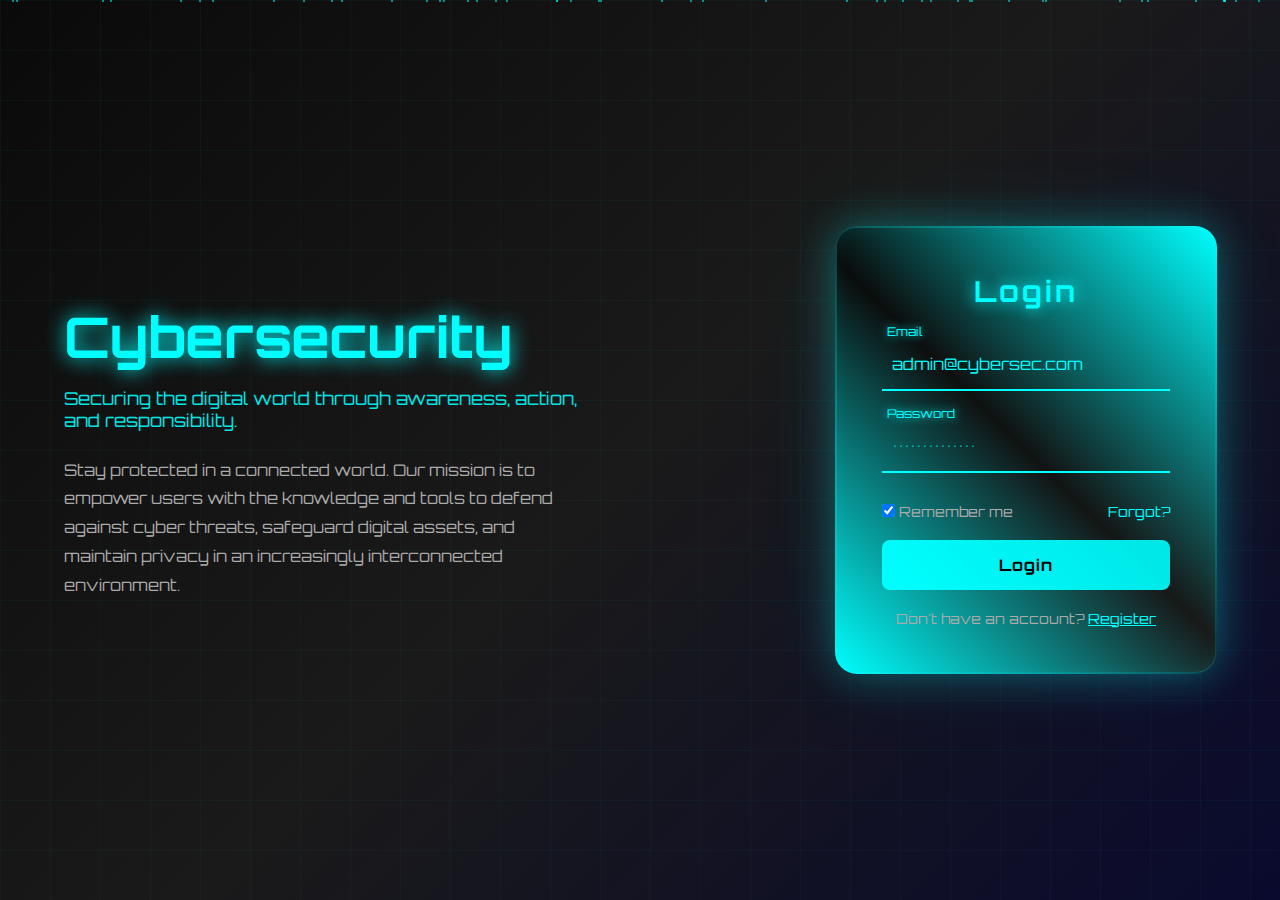
<file: index.html>
<!DOCTYPE html>
<html lang="en">
  <head>
    <meta charset="UTF-8" />
    <meta name="viewport" content="width=device-width, initial-scale=1.0" />
    <title>Cybersecurity Login</title>
    <style>
      @import url("https://fonts.googleapis.com/css2?family=Orbitron:wght@400;500;700&display=swap");

      * {
        margin: 0;
        padding: 0;
        box-sizing: border-box;
      }

      body {
        font-family: "Orbitron", sans-serif;
        background: linear-gradient(135deg, #0a0a0a, #1a1a1a, #0a0a2e);
        color: #0ff;
        height: 100vh;
        display: flex;
        justify-content: space-between;
        align-items: center;
        padding: 0 5%;
        overflow: hidden;
        position: relative;
      }

      /* Animated background particles */
      .particles {
        position: absolute;
        top: 0;
        left: 0;
        width: 100%;
        height: 100%;
        pointer-events: none;
        z-index: 1;
      }

      .particle {
        position: absolute;
        width: 2px;
        height: 2px;
        background: #0ff;
        border-radius: 50%;
        animation: float-particle 8s infinite linear;
        opacity: 0.7;
      }

      @keyframes float-particle {
        0% {
          transform: translateY(100vh) rotate(0deg);
          opacity: 0;
        }
        10% {
          opacity: 0.7;
        }
        90% {
          opacity: 0.7;
        }
        100% {
          transform: translateY(-10px) rotate(360deg);
          opacity: 0;
        }
      }

      /* Grid background */
      body::before {
        content: "";
        position: absolute;
        top: 0;
        left: 0;
        width: 100%;
        height: 100%;
        background-image: linear-gradient(
            rgba(0, 255, 255, 0.03) 1px,
            transparent 1px
          ),
          linear-gradient(90deg, rgba(0, 255, 255, 0.03) 1px, transparent 1px);
        background-size: 50px 50px;
        animation: grid-move 20s linear infinite;
        z-index: 1;
      }

      @keyframes grid-move {
        0% {
          transform: translate(0, 0);
        }
        100% {
          transform: translate(50px, 50px);
        }
      }

      .left-content {
        max-width: 45%;
        animation: slideInLeft 1.5s ease-out;
        z-index: 2;
        position: relative;
      }

      .left-content h1 {
        font-size: 3.5em;
        color: #0ff;
        margin-bottom: 15px;
        text-shadow: 0 0 20px #0ff;
        animation: pulse-glow 3s ease-in-out infinite;
        font-weight: 700;
      }

      @keyframes pulse-glow {
        0%,
        100% {
          text-shadow: 0 0 20px #0ff, 0 0 40px #0ff;
          transform: scale(1);
        }
        50% {
          text-shadow: 0 0 30px #0ff, 0 0 60px #0ff, 0 0 80px #0ff;
          transform: scale(1.02);
        }
      }

      .left-content h3 {
        color: #00e6e6;
        margin-bottom: 25px;
        font-weight: 400;
        font-size: 1.1em;
        animation: fadeInUp 2s ease 0.5s both;
      }

      .left-content p {
        color: #aaa;
        line-height: 1.8;
        font-size: 16px;
        animation: fadeInUp 2s ease 1s both;
      }

      .container {
        background: linear-gradient(145deg, #0a0a0a, #1a1a1a);
        padding: 45px;
        border-radius: 20px;
        box-shadow: 0 0 40px rgba(0, 255, 255, 0.3),
          0 0 80px rgba(0, 255, 255, 0.1),
          inset 0 0 20px rgba(0, 255, 255, 0.05);
        animation: slideInRight 1.5s ease-out,
          hover-float 6s ease-in-out infinite 2s;
        width: 380px;
        position: relative;
        z-index: 2;
        border: 1px solid rgba(0, 255, 255, 0.2);
      }

      .container::before {
        content: "";
        position: absolute;
        top: -2px;
        left: -2px;
        right: -2px;
        bottom: -2px;
        background: linear-gradient(45deg, #0ff, transparent, #0ff);
        border-radius: 22px;
        z-index: -1;
        animation: border-glow 4s ease-in-out infinite;
      }

      @keyframes border-glow {
        0%,
        100% {
          opacity: 0.3;
        }
        50% {
          opacity: 0.8;
        }
      }

      @keyframes hover-float {
        0%,
        100% {
          transform: translateY(0px) rotateX(0deg);
        }
        25% {
          transform: translateY(-8px) rotateX(2deg);
        }
        75% {
          transform: translateY(-12px) rotateX(-1deg);
        }
      }

      @keyframes slideInLeft {
        from {
          opacity: 0;
          transform: translateX(-100px);
        }
        to {
          opacity: 1;
          transform: translateX(0);
        }
      }

      @keyframes slideInRight {
        from {
          opacity: 0;
          transform: translateX(100px) rotateY(15deg);
        }
        to {
          opacity: 1;
          transform: translateX(0) rotateY(0deg);
        }
      }

      @keyframes fadeInUp {
        from {
          opacity: 0;
          transform: translateY(30px);
        }
        to {
          opacity: 1;
          transform: translateY(0);
        }
      }

      .form-box h2 {
        text-align: center;
        margin-bottom: 30px;
        color: #0ff;
        letter-spacing: 3px;
        font-size: 1.8em;
        text-shadow: 0 0 15px #0ff;
        animation: title-glow 2s ease-in-out infinite alternate;
      }

      @keyframes title-glow {
        from {
          text-shadow: 0 0 15px #0ff;
        }
        to {
          text-shadow: 0 0 25px #0ff, 0 0 35px #0ff;
        }
      }

      .input-group {
        position: relative;
        margin-bottom: 30px;
      }

      .input-group input {
        width: 100%;
        padding: 15px 10px;
        background: transparent;
        border: none;
        border-bottom: 2px solid #0ff;
        color: #0ff;
        font-size: 16px;
        outline: none;
        transition: all 0.4s ease;
        font-family: "Orbitron", sans-serif;
      }

      .input-group input:focus {
        border-bottom: 2px solid #00ffff;
        box-shadow: 0 2px 10px rgba(0, 255, 255, 0.3);
        transform: scale(1.02);
      }

      .input-group label {
        position: absolute;
        top: 15px;
        left: 10px;
        pointer-events: none;
        transition: all 0.4s cubic-bezier(0.25, 0.8, 0.25, 1);
        color: #888;
        font-size: 14px;
      }

      .input-group input:focus ~ label,
      .input-group input:valid ~ label {
        top: -15px;
        left: 0;
        font-size: 12px;
        color: #0ff;
        text-shadow: 0 0 10px #0ff;
        transform: translateX(5px);
      }

      .input-group::after {
        content: "";
        position: absolute;
        bottom: 0;
        left: 50%;
        width: 0;
        height: 2px;
        background: linear-gradient(90deg, transparent, #0ff, transparent);
        transition: all 0.4s ease;
        transform: translateX(-50%);
      }

      .input-group input:focus + label + ::after,
      .input-group input:focus ~ ::after {
        width: 100%;
      }

      .extra {
        display: flex;
        justify-content: space-between;
        font-size: 14px;
        color: #aaa;
        margin-bottom: 20px;
        animation: fadeInUp 1.5s ease 1.5s both;
      }

      .extra a {
        color: #0ff;
        text-decoration: none;
        transition: all 0.3s ease;
        position: relative;
      }

      .extra a:hover {
        color: #00ffff;
        text-shadow: 0 0 8px #0ff;
        transform: translateY(-2px);
      }

      .btn {
        width: 100%;
        padding: 15px;
        background: linear-gradient(45deg, #0ff, #00e6e6);
        border: none;
        border-radius: 8px;
        color: #000;
        font-weight: 700;
        cursor: pointer;
        transition: all 0.4s ease;
        font-family: "Orbitron", sans-serif;
        font-size: 16px;
        letter-spacing: 1px;
        position: relative;
        overflow: hidden;
        animation: fadeInUp 1.5s ease 1.8s both;
      }

      .btn::before {
        content: "";
        position: absolute;
        top: 0;
        left: -100%;
        width: 100%;
        height: 100%;
        background: linear-gradient(
          90deg,
          transparent,
          rgba(255, 255, 255, 0.3),
          transparent
        );
        transition: left 0.6s ease;
      }

      .btn:hover::before {
        left: 100%;
      }

      .btn:hover {
        background: linear-gradient(45deg, #00ffff, #0ff);
        box-shadow: 0 0 20px rgba(0, 255, 255, 0.5);
        transform: translateY(-3px) scale(1.02);
      }

      .btn:active {
        transform: translateY(-1px) scale(0.98);
      }

      .toggle-text {
        text-align: center;
        margin-top: 20px;
        color: #aaa;
        font-size: 14px;
        animation: fadeInUp 1.5s ease 2s both;
      }

      .toggle-text a {
        color: #0ff;
        cursor: pointer;
        text-decoration: underline;
        transition: all 0.3s ease;
        position: relative;
      }

      .toggle-text a:hover {
        color: #00ffff;
        text-shadow: 0 0 8px #0ff;
      }

      /* Form transition animations */
      .form-transition {
        animation: formSlide 0.6s ease-in-out;
      }

      @keyframes formSlide {
        0% {
          opacity: 1;
          transform: translateX(0);
        }
        50% {
          opacity: 0;
          transform: translateX(-30px);
        }
        100% {
          opacity: 1;
          transform: translateX(0);
        }
      }

      @media (max-width: 768px) {
        body {
          flex-direction: column;
          padding: 30px 20px;
          justify-content: center;
        }

        .left-content {
          max-width: 100%;
          text-align: center;
          margin-bottom: 30px;
        }

        .left-content h1 {
          font-size: 2.5em;
        }

        .container {
          width: 100%;
          max-width: 400px;
          padding: 35px;
        }

        .particles {
          opacity: 0.3;
        }
      }
    </style>
  </head>
  <body>
    <!-- Animated particles -->
    <div class="particles" id="particles"></div>

    <div class="left-content">
      <h1>Cybersecurity</h1>
      <h3>
        Securing the digital world through awareness, action, and
        responsibility.
      </h3>
      <p>
        Stay protected in a connected world. Our mission is to empower users
        with the knowledge and tools to defend against cyber threats, safeguard
        digital assets, and maintain privacy in an increasingly interconnected
        environment.
      </p>
    </div>

    <div class="container">
      <div class="form-box">
        <h2 id="form-title">Login</h2>
        <form id="auth-form">
          <div class="input-group">
            <input type="email" value="admin@cybersec.com" required />
            <label>Email</label>
          </div>
          <div class="input-group">
            <input type="password" value="SecurePass123!" required />
            <label>Password</label>
          </div>
          <div class="extra">
            <label><input type="checkbox" checked /> Remember me</label>
            <a href="#">Forgot?</a>
          </div>
          <button type="submit" class="btn">Login</button>
          <p class="toggle-text">
            Don't have an account? <a onclick="toggleForm()">Register</a>
          </p>
        </form>
      </div>
    </div>

    <script>
      // Create animated particles
      function createParticles() {
        const particlesContainer = document.getElementById("particles");
        const particleCount = 50;

        for (let i = 0; i < particleCount; i++) {
          const particle = document.createElement("div");
          particle.className = "particle";
          particle.style.left = Math.random() * 100 + "%";
          particle.style.animationDelay = Math.random() * 8 + "s";
          particle.style.animationDuration = Math.random() * 10 + 8 + "s";
          particlesContainer.appendChild(particle);
        }
      }

      function toggleForm() {
        const title = document.getElementById("form-title");
        const form = document.getElementById("auth-form");
        const container = document.querySelector(".container");

        // Add transition animation
        container.classList.add("form-transition");

        setTimeout(() => {
          if (title.textContent === "Login") {
            title.textContent = "Register";
            form.innerHTML = `
          <div class="input-group">
            <input type="text" value="newuser" required />
            <label>Username</label>
          </div>
          <div class="input-group">
            <input type="email" value="user@example.com" required />
            <label>Email</label>
          </div>
          <div class="input-group">
            <input type="password" value="NewPass123!" required />
            <label>Password</label>
          </div>
          <div class="input-group">
            <input type="password" required />
            <label>Confirm Password</label>
          </div>
          <button type="submit" class="btn">Register</button>
          <p class="toggle-text">Already have an account? <a onclick="toggleForm()">Login</a></p>
        `;
          } else {
            title.textContent = "Login";
            form.innerHTML = `
          <div class="input-group">
            <input type="email" value="admin@cybersec.com" required />
            <label>Email</label>
          </div>
          <div class="input-group">
            <input type="password" value="SecurePass123!" required />
            <label>Password</label>
          </div>
          <div class="extra">
            <label><input type="checkbox" checked> Remember me</label>
            <a href="#">Forgot?</a>
          </div>
          <button type="submit" class="btn">Register</button>
          <p class="toggle-text">Don't have an account? <a onclick="toggleForm()">Register</a></p>
        `;
          }

          // Re-attach form submission logic
          attachFormListener();
          container.classList.remove("form-transition");
        }, 300);
      }

      function attachFormListener() {
        const form = document.getElementById("auth-form");
        form.addEventListener("submit", function (e) {
          e.preventDefault();

          const emailInput = form.querySelector('input[type="email"]');
          const email = emailInput.value.trim();

          // Add loading animation to button
          const btn = form.querySelector(".btn");
          const originalText = btn.textContent;
          btn.textContent = "Authenticating...";
          btn.style.background = "linear-gradient(45deg, #888, #666)";

          setTimeout(() => {
            if (email.includes("@")) {
              // Success animation
              btn.textContent = "✓ Success!";
              btn.style.background = "linear-gradient(45deg, #0f0, #0a0)";

              setTimeout(() => {
                window.location.href = "index1.html";
              }, 1000);
            } else {
              // Error animation
              btn.textContent = "✗ Invalid Email";
              btn.style.background = "linear-gradient(45deg, #f00, #a00)";

              setTimeout(() => {
                btn.textContent = originalText;
                btn.style.background = "linear-gradient(45deg, #0ff, #00e6e6)";
                alert(
                  'Invalid email. Please include "@" in the email address.'
                );
              }, 1500);
            }
          }, 1500);
        });
      }

      // Initialize on page load
      document.addEventListener("DOMContentLoaded", () => {
        createParticles();
        attachFormListener();

        // Add subtle mouse movement effects
        document.addEventListener("mousemove", (e) => {
          const container = document.querySelector(".container");
          const rect = container.getBoundingClientRect();
          const centerX = rect.left + rect.width / 2;
          const centerY = rect.top + rect.height / 2;

          const deltaX = (e.clientX - centerX) / 50;
          const deltaY = (e.clientY - centerY) / 50;

          container.style.transform = `perspective(1000px) rotateY(${deltaX}deg) rotateX(${-deltaY}deg)`;
        });
      });
    </script>
  </body>
</html>
</file>
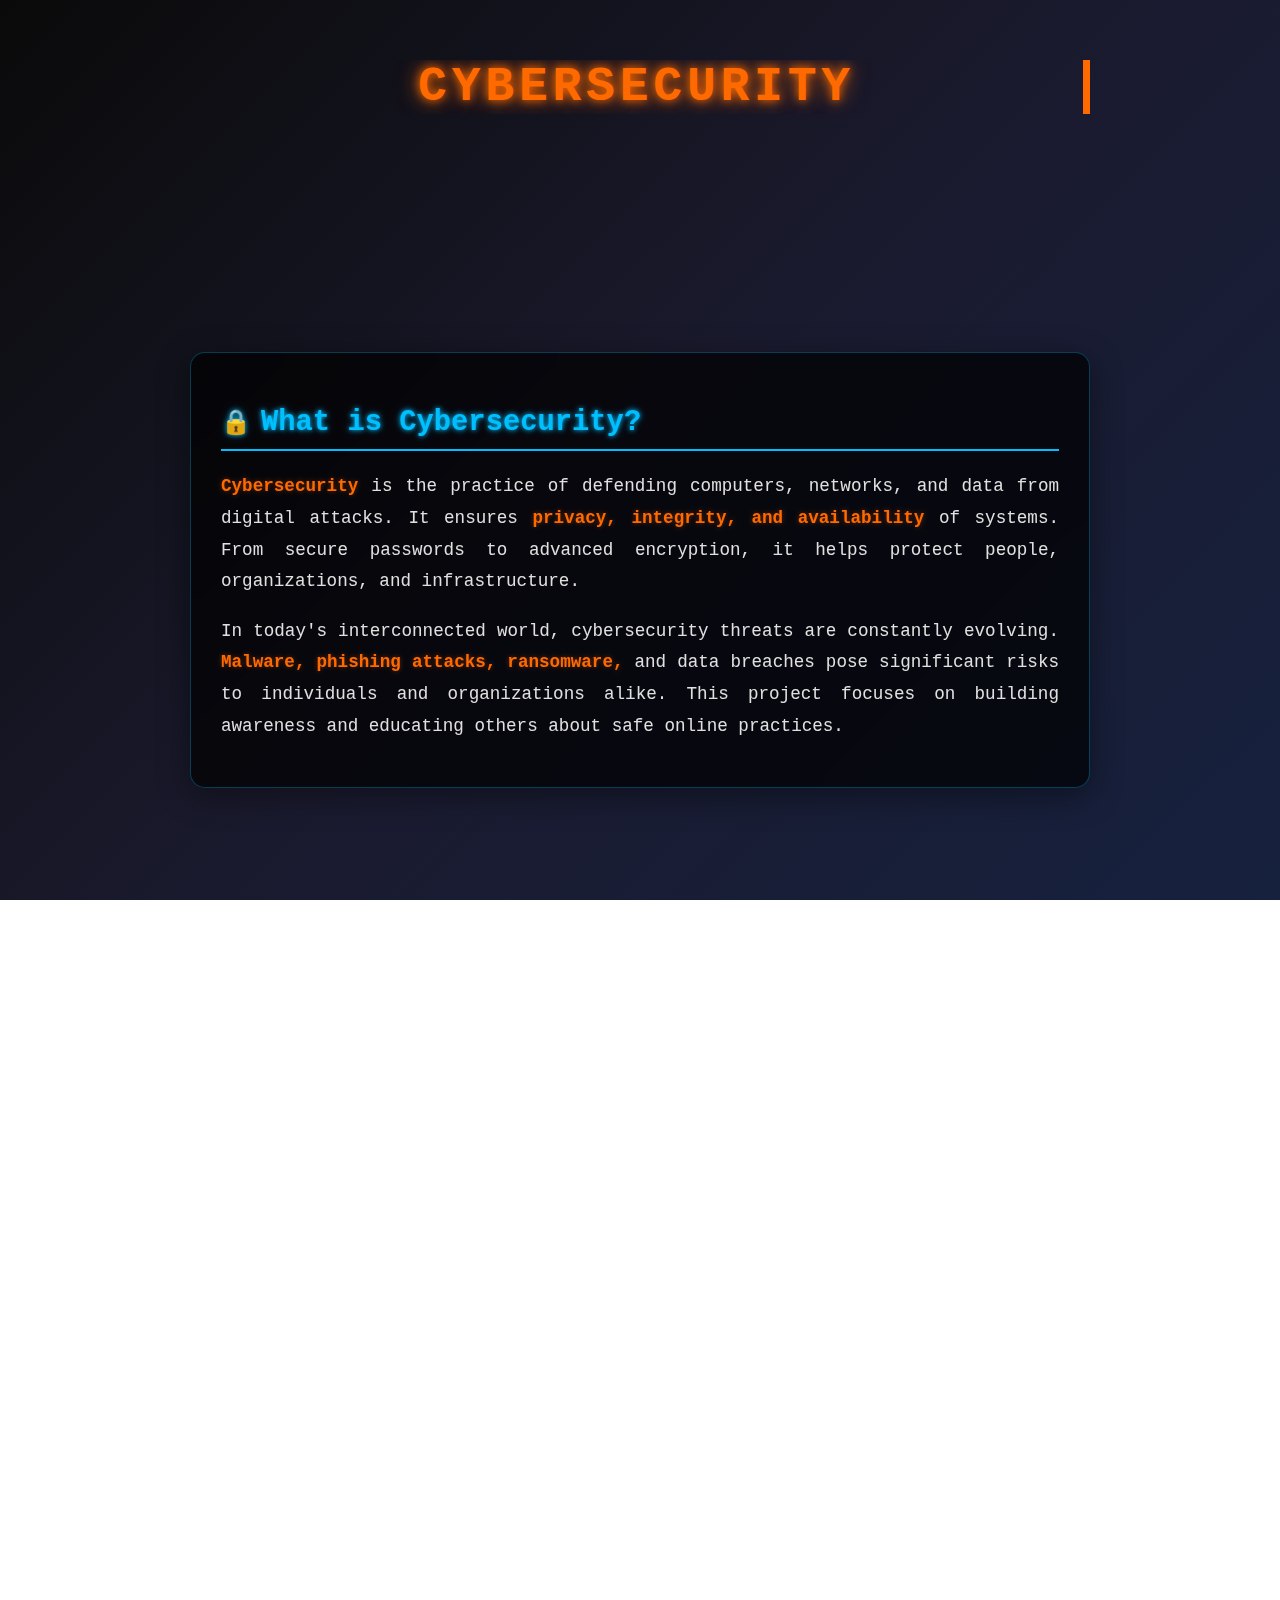
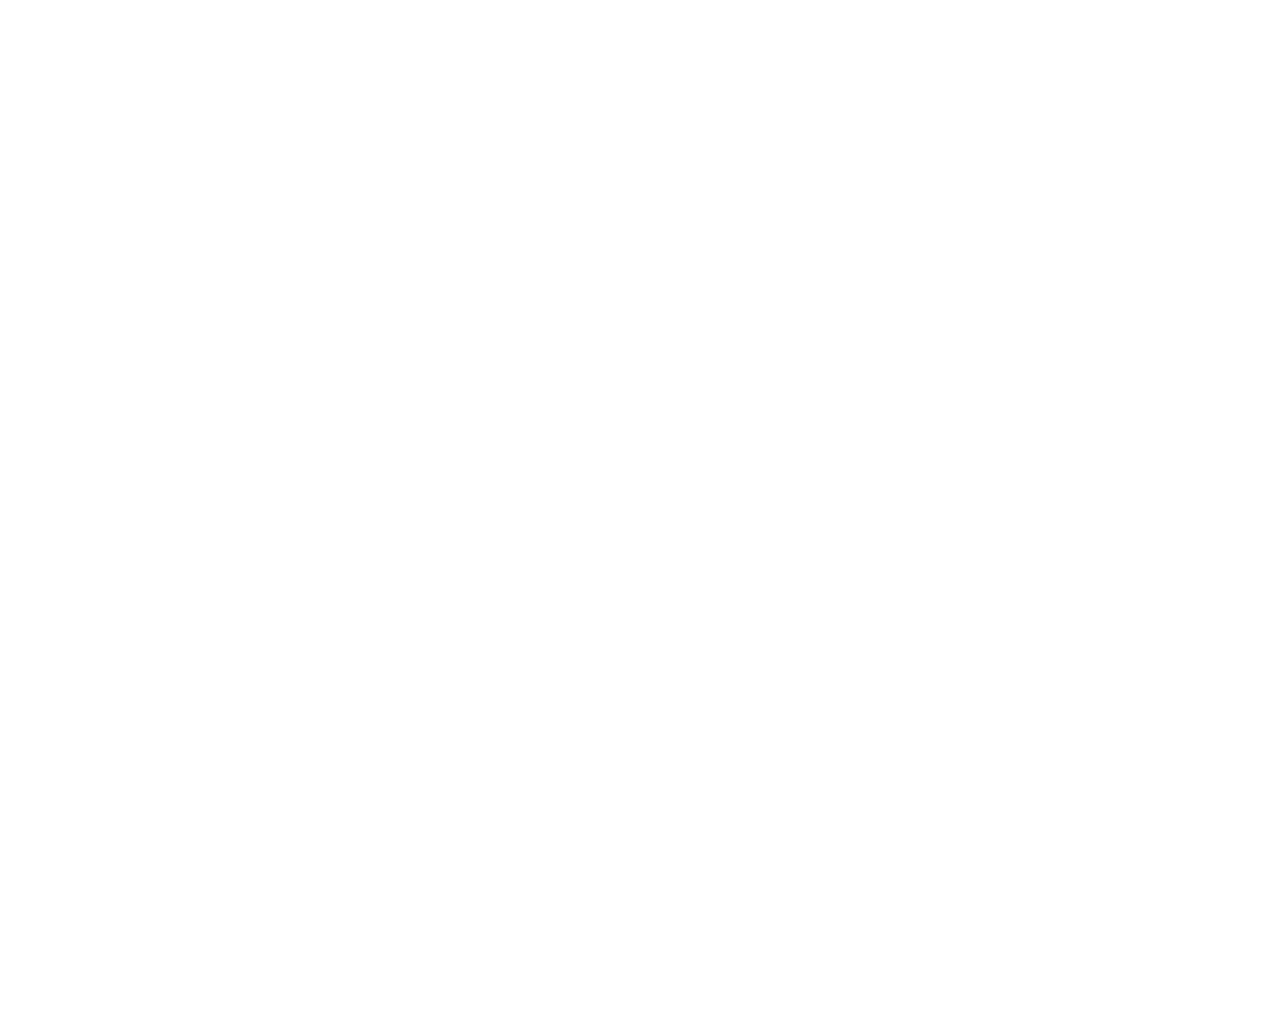
<file: index1.html>
<!DOCTYPE html>
<html lang="en">
  <head>
    <meta charset="UTF-8" />
    <meta name="viewport" content="width=device-width, initial-scale=1.0" />
    <title>Cybersecurity - InfoSpark Data Guardians</title>
    <link rel="stylesheet" href="style.css" />
  </head>
  <body>
    <canvas id="codeCanvas"></canvas>
    <div class="floating-elements">
      <div class="code-snippet" data-delay="0">
        <span class="keyword">function</span>
        <span class="function">encrypt</span>(<span class="parameter">data</span
        >) { <span class="keyword">return</span>
        <span class="function">hash</span>(<span class="parameter">data</span>);
        }
      </div>
      <div><img src="logo.png" /></div>
      <div class="code-snippet" data-delay="2">
        <span class="keyword">const</span>
        <span class="variable">firewall</span> =
        <span class="keyword">new</span>
        <span class="function">Security</span>();
      </div>
      <div class="code-snippet" data-delay="4">
        <span class="keyword">if</span> (<span class="variable">password</span
        >.<span class="function">length</span> < <span class="number">8</span>)
        { <span class="function">alert</span>('<span class="string"
          >Weak password!</span
        >'); }
      </div>
      <div class="code-snippet" data-delay="6">
        <span class="variable">user</span>.<span class="function"
          >authenticate</span
        >(<span class="string">'2FA'</span>);
      </div>
      <div class="code-snippet" data-delay="8">
        <span class="keyword">try</span> {
        <span class="function">validateInput</span>(<span class="variable"
          >userdata</span
        >); } <span class="keyword">catch</span>(<span class="parameter">e</span
        >) { <span class="function">logSecurityEvent</span>(<span
          class="parameter"
          >e</span
        >); }
      </div>
    </div>

    <div class="container">
      <h1 class="typewriter">CYBERSECURITY</h1>
      <p class="subtitle">
        Securing the digital world through awareness, action, and
        responsibility.
      </p>
      <div class="btn-container">
        <a href="#about" class="btn">Learn More</a>
        <a href="#team" class="btn">Our Team</a>
        <a href="#tips" class="btn">Security Tips</a>
      </div>

      <section id="about">
        <h2>What is Cybersecurity?</h2>
        <p>
          <span class="highlight">Cybersecurity</span> is the practice of
          defending computers, networks, and data from digital attacks. It
          ensures
          <span class="highlight">privacy, integrity, and availability</span> of
          systems. From secure passwords to advanced encryption, it helps
          protect people, organizations, and infrastructure.
        </p>
        <p>
          In today's interconnected world, cybersecurity threats are constantly
          evolving.
          <span class="highlight">Malware, phishing attacks, ransomware,</span>
          and data breaches pose significant risks to individuals and
          organizations alike. This project focuses on building awareness and
          educating others about safe online practices.
        </p>
      </section>
      <section id="tips">
        <h2>Essential Security Tips</h2>
        <div class="security-tips">
          <div class="tip-card">
            <h3>🔐 Strong Passwords</h3>
            <p>
              Use unique, complex passwords with a mix of letters, numbers, and
              symbols.
            </p>
          </div>
          <div class="tip-card">
            <h3>🔄 Regular Updates</h3>
            <p>Keep your software and antivirus updated.</p>
          </div>
          <div class="tip-card">
            <h3>📧 Email Safety</h3>
            <p>Verify sender identity before clicking attachments or links.</p>
          </div>
          <div class="tip-card">
            <h3>🌐 Safe Browsing</h3>
            <p>Only visit trusted websites and look for HTTPS.</p>
          </div>
          <div class="tip-card">
            <h3>🧯 Data Backups</h3>
            <p>
              Regularly back up your important data to external drives or cloud
              storage.
            </p>
          </div>
          <div class="tip-card">
            <h3>🛰️ Use a VPN</h3>
            <p>
              Protect your online activity and identity by using a reliable
              Virtual Private Network, especially on public Wi-Fi.
            </p>
          </div>
        </div>

        <!-- Learn More Button -->
        <div style="text-align: center; margin-top: 20px">
          <a href="loading.html" class="btn">Learn More</a>
        </div>
      </section>

      <section id="team">
        <h2>Team Info</h2>
        <div class="team-member">
          <p>
            <strong class="highlight">Lavanya Gajbhiye</strong> – Class: [8 - K]
          </p>
          <p>Role: Web Designer</p>
        </div>
        <div class="team-member">
          <p><strong class="highlight">Sayan Kundu</strong> – Class: [9 - N]</p>
          <p>Role: Web Developer</p>
        </div>
        <p style="text-align: center; margin-top: 20px">
          <strong>School:</strong>
          <span class="highlight">Bal Bhawan School, Bhopal</span><br />
          <strong>Project:</strong>
          <span class="highlight pulse">InfoSpark – Data Guardians</span>
        </p>
      </section>

      <footer>
        &copy; 2025 InfoSpark – Data Guardians | Protecting Digital Futures
      </footer>
    </div>

    <script src="script.js"></script>
  </body>
</html>
</file>
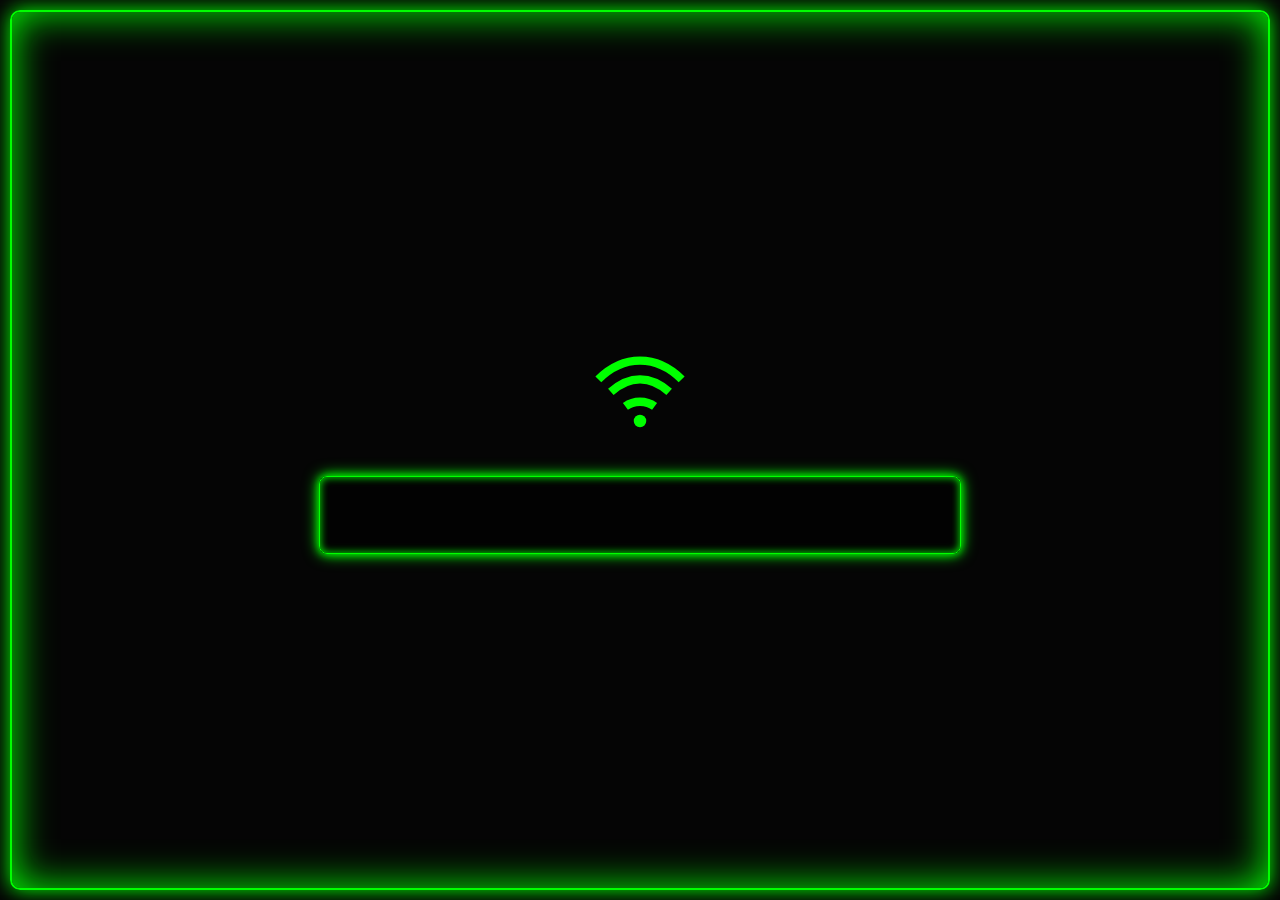
<file: loading.html>
<!DOCTYPE html>
<html lang="en">
  <head>
    <meta charset="UTF-8" />
    <title>Establishing Secure Connection...</title>
    <style>
      body {
        margin: 0;
        background: #000;
        font-family: "Courier New", monospace;
        color: #00ff00;
        overflow: hidden;
      }

      .glitch-bg {
        position: fixed;
        top: 0;
        left: 0;
        width: 100vw;
        height: 100vh;
        background: repeating-linear-gradient(
          0deg,
          #000,
          #000 2px,
          #0a0a0a 2px,
          #0a0a0a 4px
        );
        animation: glitch 0.3s infinite;
        z-index: 0;
      }

      @keyframes glitch {
        0% {
          background-position: 0 0;
        }
        100% {
          background-position: 0 4px;
        }
      }

      body::before {
        content: "";
        position: fixed;
        top: 10px;
        left: 10px;
        right: 10px;
        bottom: 10px;
        border: 2px solid #00ff00;
        box-shadow: 0 0 20px #00ff00, 0 0 40px #00ff00 inset;
        pointer-events: none;
        z-index: 2;
        border-radius: 10px;
        animation: borderPulse 2s infinite alternate;
      }

      @keyframes borderPulse {
        0% {
          box-shadow: 0 0 10px #00ff00, 0 0 30px #00ff00 inset;
        }
        100% {
          box-shadow: 0 0 20px #00ff00, 0 0 40px #00ff00 inset;
        }
      }

      .overlay {
        position: relative;
        z-index: 1;
        display: flex;
        flex-direction: column;
        align-items: center;
        justify-content: center;
        height: 100vh;
        backdrop-filter: blur(4px);
      }

      .wifi-logo {
        width: 100px;
        height: 100px;
        margin-bottom: 30px;
        animation: pulse 2s infinite;
      }

      @keyframes pulse {
        0%,
        100% {
          transform: scale(1);
          opacity: 0.6;
        }
        50% {
          transform: scale(1.1);
          opacity: 1;
        }
      }

      .terminal {
        font-size: 16px;
        width: 90%;
        max-width: 600px;
        background: rgba(0, 0, 0, 0.6);
        padding: 20px;
        border-radius: 8px;
        border: 1px solid #00ff00;
        box-shadow: 0 0 8px #00ff00, 0 0 16px #00ff00, inset 0 0 8px #00ff00;
      }

      .line {
        opacity: 0;
        animation: reveal 0.3s ease forwards;
        white-space: pre-wrap;
        overflow-wrap: break-word;
      }

      .fade-out {
        animation: fadeOut 1s ease forwards;
      }

      @keyframes reveal {
        from {
          opacity: 0;
          transform: translateY(5px);
        }
        to {
          opacity: 1;
          transform: translateY(0);
        }
      }

      @keyframes fadeOut {
        to {
          opacity: 0;
          transform: translateX(-30px);
          height: 0;
          margin: 0;
          padding: 0;
        }
      }
    </style>
  </head>
  <body>
    <div class="glitch-bg"></div>

    <div class="overlay">
      <!-- WiFi Logo -->
      <svg class="wifi-logo" viewBox="0 0 24 24" fill="none">
        <path d="M2 8C8 2 16 2 22 8" stroke="#00ff00" stroke-width="2" />
        <path d="M5 11C9.5 7 14.5 7 19 11" stroke="#00ff00" stroke-width="2" />
        <path
          d="M8.5 14.5C10.5 13 13.5 13 15.5 14.5"
          stroke="#00ff00"
          stroke-width="2"
        />
        <circle cx="12" cy="18" r="1.5" fill="#00ff00" />
      </svg>

      <div class="terminal" id="terminal"></div>
    </div>

    <script>
      const lines = [
        "handshake.initiate() => true",
        "firewall.status = PASSED",
        "packet.secure = true",
        "auth.token.validate() => 204",
        "encryption.level = AES256",
        "ssl.certificate = VALID",
        "vpn.tunnel.established()",
        "proxy.ping() = 16ms",
        "connection.status = PROTECTED ✅",
        "Redirecting to secure zone...",
      ];

      const terminal = document.getElementById("terminal");
      let currentLine = 0;

      function playStatic() {
        const ctx = new (window.AudioContext || window.webkitAudioContext)();
        const bufferSize = 4096;
        const noise = ctx.createScriptProcessor(bufferSize, 1, 1);
        noise.onaudioprocess = function (e) {
          const output = e.outputBuffer.getChannelData(0);
          for (let i = 0; i < bufferSize; i++) {
            output[i] = Math.random() * 2 - 1;
          }
        };
        noise.connect(ctx.destination);
        setTimeout(() => {
          noise.disconnect();
          ctx.close();
        }, 120);
      }

      function showNextLine() {
        if (currentLine < lines.length) {
          const line = document.createElement("div");
          line.className = "line";
          line.textContent = lines[currentLine];
          terminal.appendChild(line);

          playStatic(); // glitch beep

          if (currentLine === 5) {
            const firstLine = terminal.children[0];
            firstLine.classList.add("fade-out");
            setTimeout(() => {
              terminal.removeChild(firstLine);
            }, 1000);
          }

          currentLine++;
          setTimeout(showNextLine, 600);
        } else {
          setTimeout(() => {
            window.location.href = "tips_alternative.html";
          }, 1200);
        }
      }

      showNextLine();
    </script>
  </body>
</html>
</file>
<file: style.css>
body, html {
    margin: 0;
    padding: 0;
    height: 100%;
    background: linear-gradient(135deg, #0a0a0a 0%, #1a1a2e 50%, #16213e 100%);
    font-family: 'Courier New', monospace;
    overflow-x: hidden;
    color: white;
    scroll-behavior: smooth;
}

canvas {
    position: fixed;
    top: 0;
    left: 0;
    z-index: -2;
    width: 100vw;
    height: 100vh;
    opacity: 0.6;
}

/* Floating Code Snippets Background */
.floating-elements {
    position: fixed;
    top: 0;
    left: 0;
    width: 100%;
    height: 100%;
    z-index: -1;
    pointer-events: none;
    overflow: hidden;
}

.code-snippet {
    position: absolute;
    font-family: 'Courier New', monospace;
    font-size: 14px;
    opacity: 0;
    animation: floatCode 20s linear infinite;
    white-space: nowrap;
    text-shadow: 0 0 10px currentColor;
}

.code-snippet:nth-child(1) { left: 10%; animation-delay: 0s; }
.code-snippet:nth-child(2) { left: 80%; animation-delay: 4s; }
.code-snippet:nth-child(3) { left: 30%; animation-delay: 8s; }
.code-snippet:nth-child(4) { left: 70%; animation-delay: 12s; }
.code-snippet:nth-child(5) { left: 50%; animation-delay: 16s; }

@keyframes floatCode {
    0% {
        transform: translateY(100vh) rotate(0deg);
        opacity: 0;
    }
    5% {
        opacity: 0.7;
    }
    95% {
        opacity: 0.7;
    }
    100% {
        transform: translateY(-100px) rotate(360deg);
        opacity: 0;
    }
}

/* Syntax Highlighting for Floating Code */
.keyword { color: #ff6b9d; }
.function { color: #4ecdc4; }
.variable { color: #45b7d1; }
.parameter { color: #96ceb4; }
.string { color: #feca57; }
.number { color: #ff9ff3; }

.container {
    z-index: 2;
    position: relative;
    padding: 60px 20px;
    max-width: 900px;
    margin: auto;
    text-align: center;
    min-height: 100vh;
}

h1.typewriter {
    overflow: hidden;
    border-right: .15em solid #ff6a00;
    white-space: nowrap;
    margin: 0 auto;
    letter-spacing: .1em;
    animation: typing 3s steps(30, end), blink .75s step-end infinite;
    color: #ff6a00;
    font-size: clamp(2rem, 5vw, 3rem);
    text-shadow: 0 0 10px #ff6a00, 0 0 20px #ff6a00aa, 0 0 30px #ff6a0044;
}

@keyframes typing {
    from { width: 0 }
    to { width: 100% }
}

@keyframes blink {
    from, to { border-color: transparent }
    50% { border-color: #ff6a00; }
}

.subtitle {
    color: #00bfff;
    font-size: clamp(1rem, 3vw, 1.2rem);
    margin: 20px 0 40px;
    text-shadow: 0 0 8px #00bfff, 0 0 15px #00bfff44;
    opacity: 0;
    animation: fadeIn 2s ease-in-out 3s forwards;
}

@keyframes fadeIn {
    from { opacity: 0; transform: translateY(20px); }
    to { opacity: 1; transform: translateY(0); }
}

.btn-container {
    opacity: 0;
    animation: fadeIn 2s ease-in-out 4s forwards;
    margin-bottom: 60px;
}

.btn {
    display: inline-block;
    background: linear-gradient(45deg, #ff6a00, #ff8533);
    color: white;
    padding: 15px 30px;
    border: none;
    text-decoration: none;
    font-weight: bold;
    margin: 0 10px 10px;
    transition: all 0.3s ease-in-out;
    border-radius: 8px;
    box-shadow: 0 4px 15px rgba(255, 106, 0, 0.3);
    text-transform: uppercase;
    letter-spacing: 1px;
    position: relative;
    overflow: hidden;
    font-family: 'Courier New', monospace;
}

.btn::before {
    content: '';
    position: absolute;
    top: 0;
    left: -100%;
    width: 100%;
    height: 100%;
    background: linear-gradient(90deg, transparent, rgba(255, 255, 255, 0.2), transparent);
    transition: left 0.5s;
}

.btn:hover::before {
    left: 100%;
}

.btn:hover {
    transform: translateY(-3px) scale(1.05);
    box-shadow: 0 8px 25px rgba(255, 106, 0, 0.6);
    text-shadow: 0 0 10px white;
}

section {
    margin-top: 80px;
    text-align: left;
    padding: 30px;
    background: rgba(0, 0, 0, 0.7);
    border-radius: 15px;
    border: 1px solid rgba(0, 191, 255, 0.3);
    backdrop-filter: blur(15px);
    box-shadow: 0 8px 32px rgba(0, 0, 0, 0.4);
    transition: all 0.3s ease;
    position: relative;
    overflow: hidden;
}

section::before {
    content: '';
    position: absolute;
    top: 0;
    left: -100%;
    width: 100%;
    height: 2px;
    background: linear-gradient(90deg, transparent, #00bfff, transparent);
    animation: scanline 3s linear infinite;
}

@keyframes scanline {
    0% { left: -100%; }
    100% { left: 100%; }
}

section:hover {
    transform: translateY(-5px);
    box-shadow: 0 15px 40px rgba(0, 191, 255, 0.3);
    border-color: rgba(0, 191, 255, 0.6);
}

h2 {
    font-size: 1.8rem;
    color: #00bfff;
    margin-bottom: 20px;
    text-shadow: 0 0 5px #00bfff, 0 0 10px #00bfff44;
    border-bottom: 2px solid #00bfff;
    padding-bottom: 10px;
    display: flex;
    align-items: center;
    animation: glow 2s ease-in-out infinite alternate;
}

@keyframes glow {
    from { text-shadow: 0 0 5px #00bfff, 0 0 10px #00bfff44; }
    to { text-shadow: 0 0 10px #00bfff, 0 0 20px #00bfff66, 0 0 30px #00bfff44; }
}

h2::before {
    content: '🔒';
    margin-right: 10px;
    font-size: 1.5rem;
    animation: bounce 2s infinite;
}

#team h2::before {
    content: '👥';
}

#tips h2::before {
    content: '⚡';
}

@keyframes bounce {
    0%, 20%, 50%, 80%, 100% { transform: translateY(0); }
    40% { transform: translateY(-5px); }
    60% { transform: translateY(-3px); }
}

p {
    line-height: 1.8;
    color: #e0e0e0;
    font-size: 1.1rem;
    text-align: justify;
    margin-bottom: 15px;
}

.team-member {
    background: linear-gradient(135deg, rgba(255, 106, 0, 0.1), rgba(255, 106, 0, 0.05));
    padding: 20px;
    margin: 15px 0;
    border-radius: 12px;
    border-left: 4px solid #ff6a00;
    border-right: 1px solid rgba(255, 106, 0, 0.3);
    transition: all 0.3s ease;
    position: relative;
}

.team-member::before {
    content: '';
    position: absolute;
    top: 0;
    left: 0;
    right: 0;
    height: 1px;
    background: linear-gradient(90deg, transparent, #ff6a00, transparent);
    animation: pulse 2s ease-in-out infinite;
}

.team-member:hover {
    transform: translateX(10px);
    background: linear-gradient(135deg, rgba(255, 106, 0, 0.2), rgba(255, 106, 0, 0.1));
    box-shadow: 0 5px 20px rgba(255, 106, 0, 0.3);
}

.highlight {
    color: #ff6a00;
    font-weight: bold;
    text-shadow: 0 0 5px #ff6a0066;
    animation: textGlow 3s ease-in-out infinite alternate;
}

@keyframes textGlow {
    from { text-shadow: 0 0 5px #ff6a0066; }
    to { text-shadow: 0 0 10px #ff6a00aa, 0 0 15px #ff6a0044; }
}

footer {
    margin-top: 80px;
    color: #888;
    font-size: 1rem;
    text-align: center;
    padding: 30px;
    border-top: 1px solid #333;
    background: rgba(0, 0, 0, 0.8);
    backdrop-filter: blur(10px);
    border-radius: 15px;
}

.pulse {
    animation: pulse 2s infinite;
}

@keyframes pulse {
    0% { opacity: 1; transform: scale(1); }
    50% { opacity: 0.8; transform: scale(1.05); }
    100% { opacity: 1; transform: scale(1); }
}

/* Security tips section */
.security-tips {
    display: grid;
    grid-template-columns: repeat(auto-fit, minmax(250px, 1fr));
    gap: 20px;
    margin-top: 30px;
}

.tip-card {
    background: linear-gradient(135deg, rgba(0, 191, 255, 0.1), rgba(0, 191, 255, 0.05));
    padding: 25px;
    border-radius: 12px;
    border: 1px solid rgba(0, 191, 255, 0.3);
    transition: all 0.3s ease;
    position: relative;
    overflow: hidden;
}

.tip-card::before {
    content: '';
    position: absolute;
    top: -2px;
    left: -2px;
    right: -2px;
    bottom: -2px;
    background: linear-gradient(45deg, #00bfff, #ff6a00, #00bfff);
    z-index: -1;
    border-radius: 12px;
    opacity: 0;
    transition: opacity 0.3s ease;
}

.tip-card:hover::before {
    opacity: 1;
}

.tip-card:hover {
    transform: translateY(-5px) scale(1.02);
    background: linear-gradient(135deg, rgba(0, 191, 255, 0.2), rgba(0, 191, 255, 0.1));
    box-shadow: 0 10px 30px rgba(0, 191, 255, 0.3);
}

.tip-card h3 {
    color: #00bfff;
    margin-bottom: 15px;
    font-size: 1.2rem;
    text-shadow: 0 0 5px #00bfff44;
}

/* Responsive Design */
@media (max-width: 768px) {
    .container {
        padding: 40px 15px;
    }
    
    section {
        padding: 20px;
        margin-top: 60px;
    }
    
    .btn {
        display: block;
        margin: 10px auto;
        max-width: 200px;
    }
    
    .code-snippet {
        font-size: 12px;
    }
    
    h1.typewriter {
        font-size: 2rem;
    }
}

/* Additional Programming-themed Animations */
@keyframes codeFlow {
    0% { transform: translateX(-100%); opacity: 0; }
    50% { opacity: 1; }
    100% { transform: translateX(100vw); opacity: 0; }
}

.code-flow {
    position: fixed;
    top: 50%;
    left: 0;
    font-family: 'Courier New', monospace;
    color: #00ff66;
    font-size: 12px;
    animation: codeFlow 15s linear infinite;
    z-index: -1;
}

/* Logo Always Visible */
.logo-always-visible {
  position: fixed;
  top: 20px;
  left: 20px;
  width: 80px;
  height: auto;
  z-index: 99;
  filter: drop-shadow(0 0 10px #ff6a00);
}

/* Password Strength Checker */
#password-checker {
  margin-top: 80px;
  padding: 30px;
  background: rgba(0, 255, 204, 0.05);
  border: 1px solid #00ffc3;
  border-radius: 12px;
  box-shadow: 0 0 15px rgba(0, 255, 204, 0.2);
  text-align: center;
}

.password-wrapper {
  position: relative;
  display: inline-block;
  margin-top: 20px;
  max-width: 100%;
}

#passwordInput {
  width: 100%;
  max-width: 300px;
  padding: 12px 40px 12px 12px;
  background: #111;
  border: 2px solid #00ffc3;
  color: #00ffc3;
  font-size: 16px;
  border-radius: 6px;
  outline: none;
  animation: glowPulse 1.5s infinite alternate;
  box-sizing: border-box;
}

.eye-icon {
  position: absolute;
  right: 12px;
  top: 50%;
  transform: translateY(-50%);
  cursor: pointer;
  font-size: 18px;
  line-height: 1;
  color: #00ffc3;
  user-select: none;
  height: 20px;
  display: flex;
  align-items: center;
  justify-content: center;
  transition: 0.2s ease;
}

.eye-icon:hover {
  color: white;
  text-shadow: 0 0 5px #00ffc3;
}

.strength-bar {
  height: 10px;
  width: 100%;
  max-width: 300px;
  background: #222;
  border-radius: 5px;
  overflow: hidden;
  margin: 10px auto;
}

.strength-bar-fill {
  height: 100%;
  width: 0%;
  transition: width 0.3s ease;
  background-color: red;
  border-radius: 5px;
}

.password-output p {
  font-size: 1.1rem;
  color: #e0e0e0;
  margin: 10px 0;
}

@keyframes glowPulse {
  from { box-shadow: 0 0 10px #00ffc3; }
  to { box-shadow: 0 0 20px #00ffc3, 0 0 40px #00ffc3; }
}
</file>
